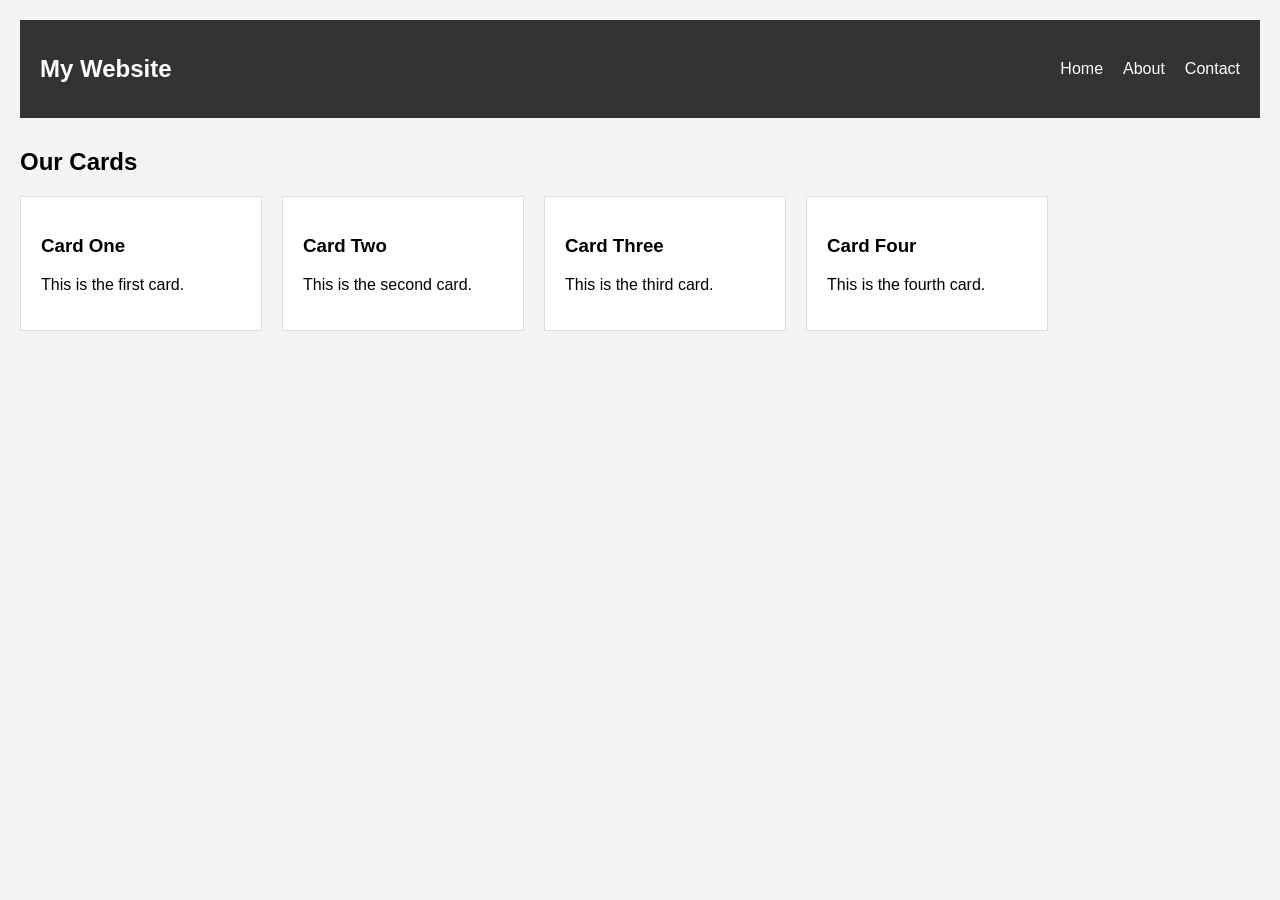
<file: ex00/index.html>
<!DOCTYPE html>
<html lang="en">
<head>
    <meta charset="UTF-8">
    <meta name="viewport" content="width=device-width, initial-scale=1.0">
    <title>Flexbox Layout</title>
    <link rel="stylesheet" href="style.css">
</head>
<body>

    <nav class="nav-container">
        <h1>My Website</h1>
        <div class="nav-links">
            <a href="#">Home</a>
            <a href="#">About</a>
            <a href="#">Contact</a>
        </div>
    </nav>

    <main>
        <h2>Our Cards</h2>

        <div class="card-container">
            <div class="card">
                <h3>Card One</h3>
                <p>This is the first card.</p>
            </div>

            <div class="card">
                <h3>Card Two</h3>
                <p>This is the second card.</p>
            </div>

            <div class="card">
                <h3>Card Three</h3>
                <p>This is the third card.</p>
            </div>

            <div class="card">
                <h3>Card Four</h3>
                <p>This is the fourth card.</p>
            </div>
        </div>
    </main>

</body>
</html>
</file>
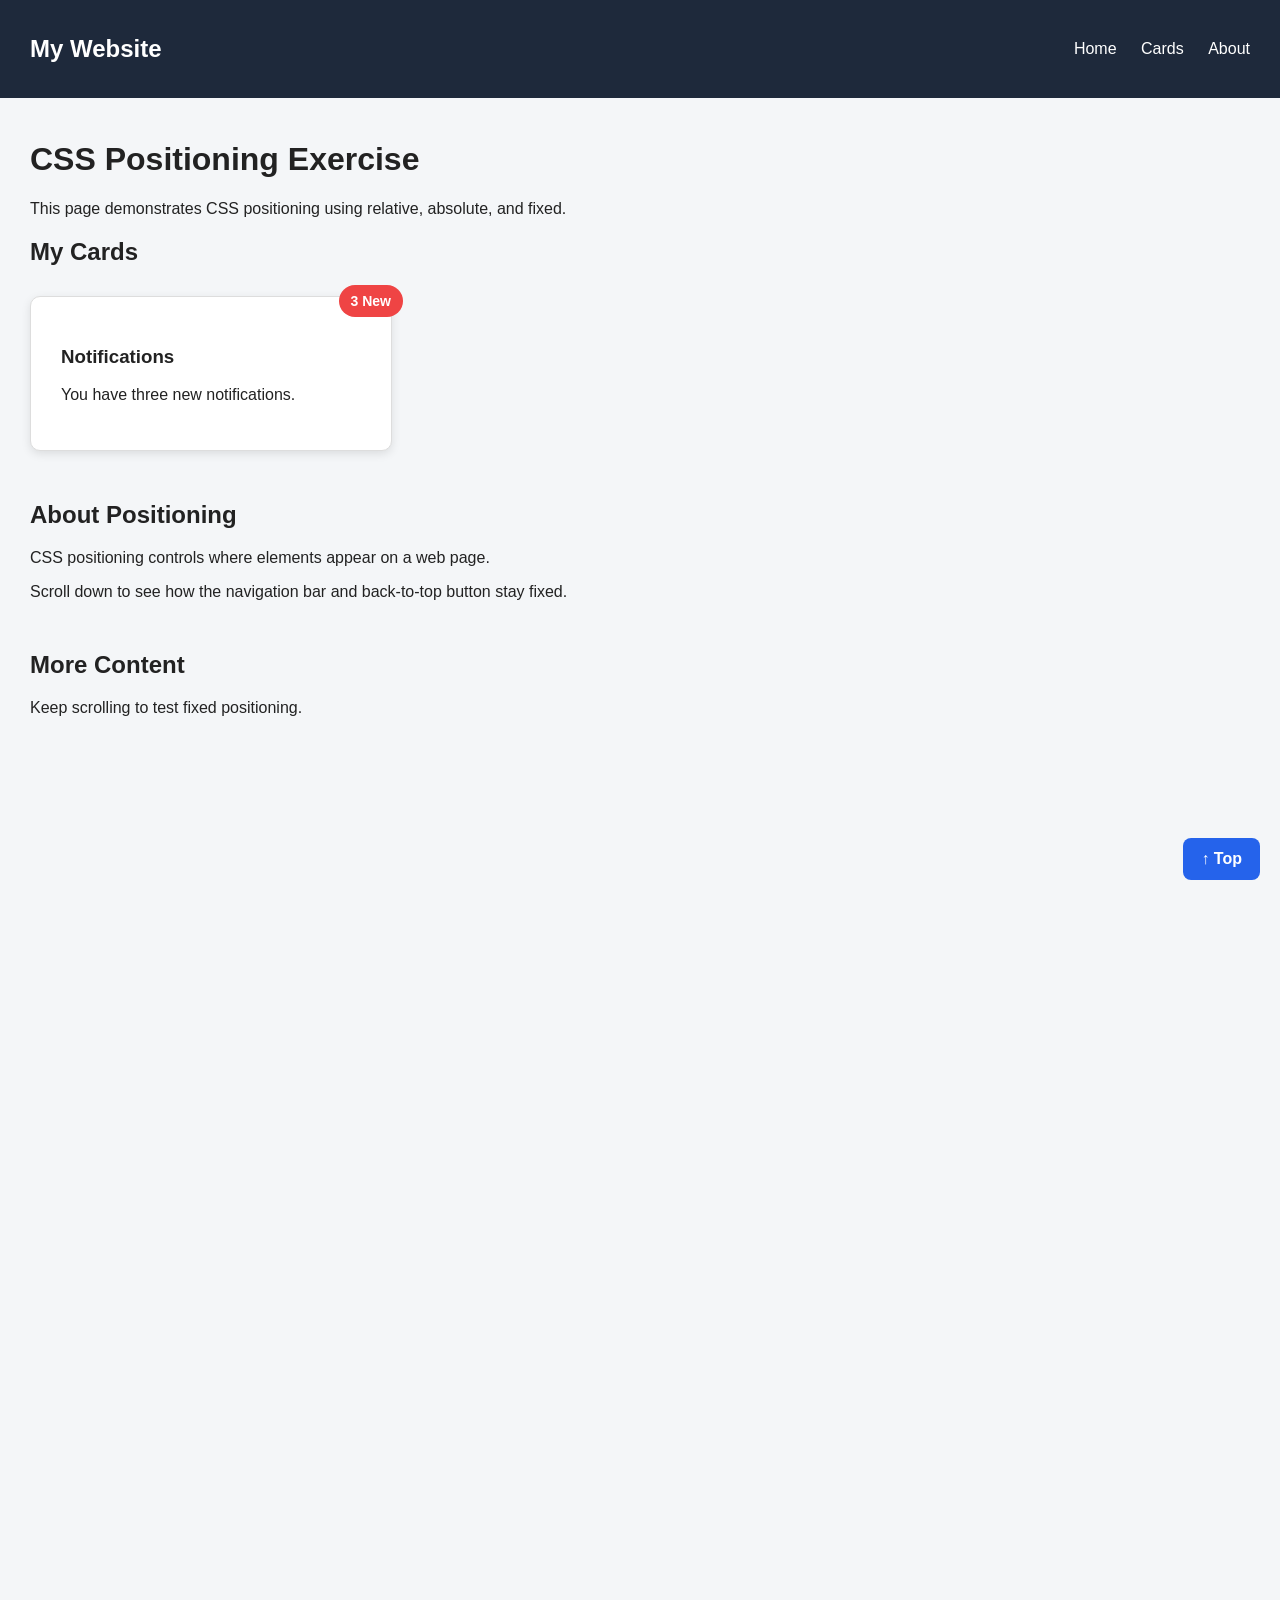
<file: ex01/index.html>
<!DOCTYPE html>
<html lang="en">

<head>
    <meta charset="UTF-8">
    <meta name="viewport" content="width=device-width, initial-scale=1.0">
    <title>CSS Positioning</title>
    <link rel="stylesheet" href="style.css">
</head>

<body id="top">

    <nav class="navbar">
        <h2>My Website</h2>

        <div>
            <a href="#home">Home</a>
            <a href="#cards">Cards</a>
            <a href="#about">About</a>
        </div>
    </nav>

    <main id="home">

        <h1>CSS Positioning Exercise</h1>

        <p>
            This page demonstrates CSS positioning
            using relative, absolute, and fixed.
        </p>

        <section id="cards">
            <h2>My Cards</h2>

            <div class="card-container">

                <span class="badge">3 New</span>

                <h3>Notifications</h3>

                <p>
                    You have three new notifications.
                </p>

            </div>
        </section>

        <section id="about">
            <h2>About Positioning</h2>

            <p>
                CSS positioning controls where elements
                appear on a web page.
            </p>

            <p>
                Scroll down to see how the navigation bar
                and back-to-top button stay fixed.
            </p>
        </section>

        <section class="extra-content">
            <h2>More Content</h2>

            <p>Keep scrolling to test fixed positioning.</p>
        </section>

    </main>

    <a href="#top" class="back-to-top">↑ Top</a>

</body>
</html>
</file>
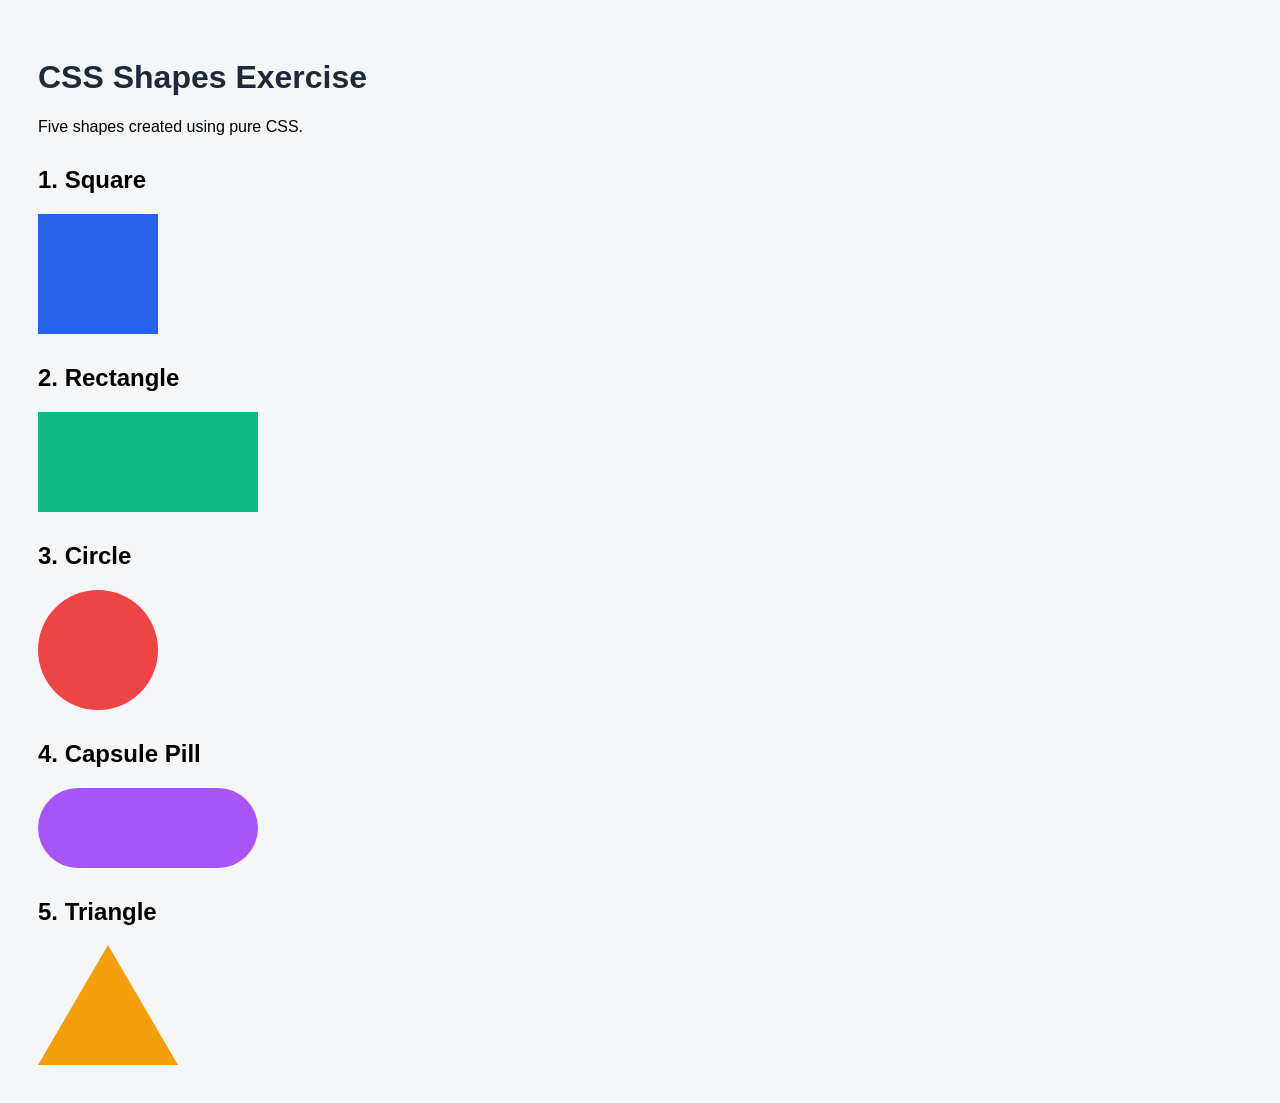
<file: ex02/index.html>
<!DOCTYPE html>
<html lang="en">
<head>
    <meta charset="UTF-8">
    <meta name="viewport" content="width=device-width, initial-scale=1.0">
    <title>CSS Shapes</title>
    <link rel="stylesheet" href="style.css">
</head>
<body>

    <h1>CSS Shapes Exercise</h1>
    <p>Five shapes created using pure CSS.</p>

    <h2>1. Square</h2>
    <div class="square"></div>

    <h2>2. Rectangle</h2>
    <div class="rectangle"></div>

    <h2>3. Circle</h2>
    <div class="circle"></div>

    <h2>4. Capsule Pill</h2>
    <div class="capsule"></div>

    <h2>5. Triangle</h2>
    <div class="triangle"></div>

</body>
</html>
</file>
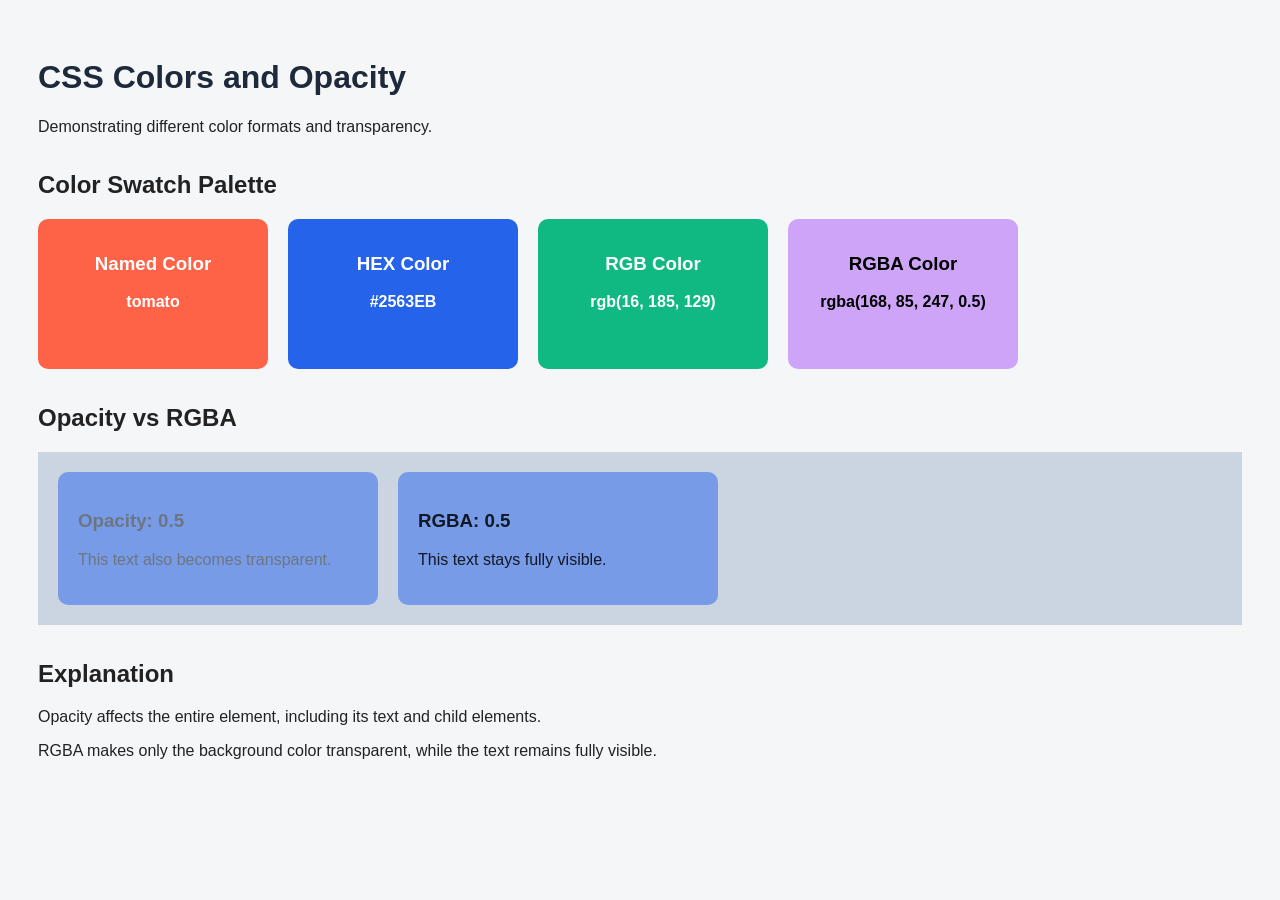
<file: ex03/index.html>
<!DOCTYPE html>
<html lang="en">
<head>
    <meta charset="UTF-8">
    <meta name="viewport" content="width=device-width, initial-scale=1.0">
    <title>Colors and Opacity</title>
    <link rel="stylesheet" href="style.css">
</head>
<body>

    <h1>CSS Colors and Opacity</h1>
    <p>Demonstrating different color formats and transparency.</p>

    <h2>Color Swatch Palette</h2>

    <div class="palette">
        <div class="swatch named">
            <h3>Named Color</h3>
            <p>tomato</p>
        </div>

        <div class="swatch hex">
            <h3>HEX Color</h3>
            <p>#2563EB</p>
        </div>

        <div class="swatch rgb">
            <h3>RGB Color</h3>
            <p>rgb(16, 185, 129)</p>
        </div>

        <div class="swatch rgba">
            <h3>RGBA Color</h3>
            <p>rgba(168, 85, 247, 0.5)</p>
        </div>
    </div>

    <h2>Opacity vs RGBA</h2>

    <div class="comparison">
        <div class="example opacity-box">
            <h3>Opacity: 0.5</h3>
            <p>This text also becomes transparent.</p>
        </div>

        <div class="example rgba-box">
            <h3>RGBA: 0.5</h3>
            <p>This text stays fully visible.</p>
        </div>
    </div>

    <h2>Explanation</h2>

    <p>
        Opacity affects the entire element, including
        its text and child elements.
    </p>

    <p>
        RGBA makes only the background color transparent,
        while the text remains fully visible.
    </p>

</body>
</html>
</file>
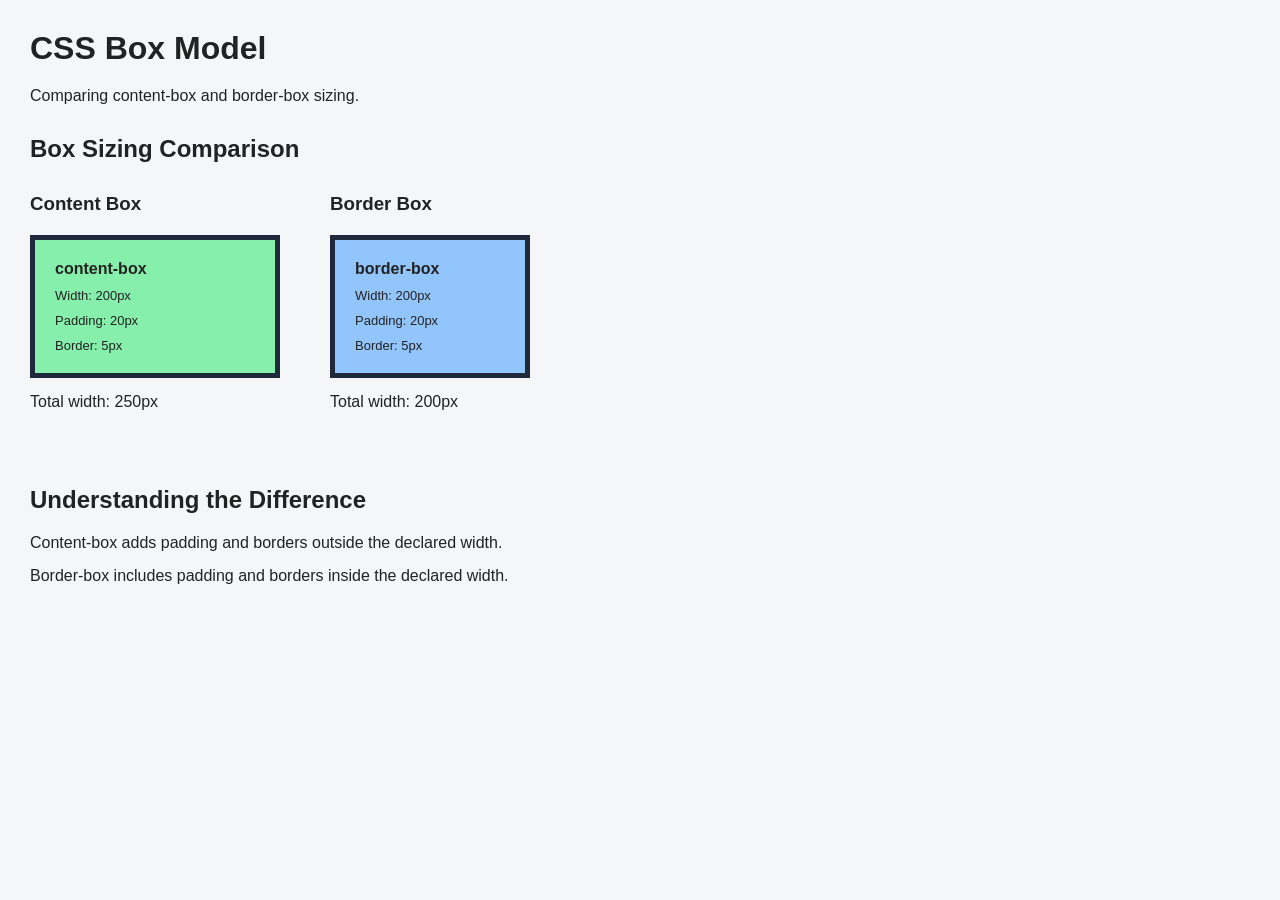
<file: ex04/index.html>
<!DOCTYPE html>
<html lang="en">
<head>
    <meta charset="UTF-8">
    <meta name="viewport" content="width=device-width, initial-scale=1.0">
    <title>CSS Box Model</title>
    <link rel="stylesheet" href="style.css">
</head>
<body>

    <h1>CSS Box Model</h1>

    <p>
        Comparing content-box and border-box sizing.
    </p>

    <h2>Box Sizing Comparison</h2>

    <div class="comparison">

        <div class="box-wrapper">
            <h3>Content Box</h3>

            <div class="box content-box">
                <strong>content-box</strong>
                <p>Width: 200px</p>
                <p>Padding: 20px</p>
                <p>Border: 5px</p>
            </div>

            <p>Total width: 250px</p>
        </div>

        <div class="box-wrapper">
            <h3>Border Box</h3>

            <div class="box border-box">
                <strong>border-box</strong>
                <p>Width: 200px</p>
                <p>Padding: 20px</p>
                <p>Border: 5px</p>
            </div>

            <p>Total width: 200px</p>
        </div>

    </div>

    <h2>Understanding the Difference</h2>

    <p>
        Content-box adds padding and borders outside
        the declared width.
    </p>

    <p>
        Border-box includes padding and borders
        inside the declared width.
    </p>

</body>
</html>
</file>
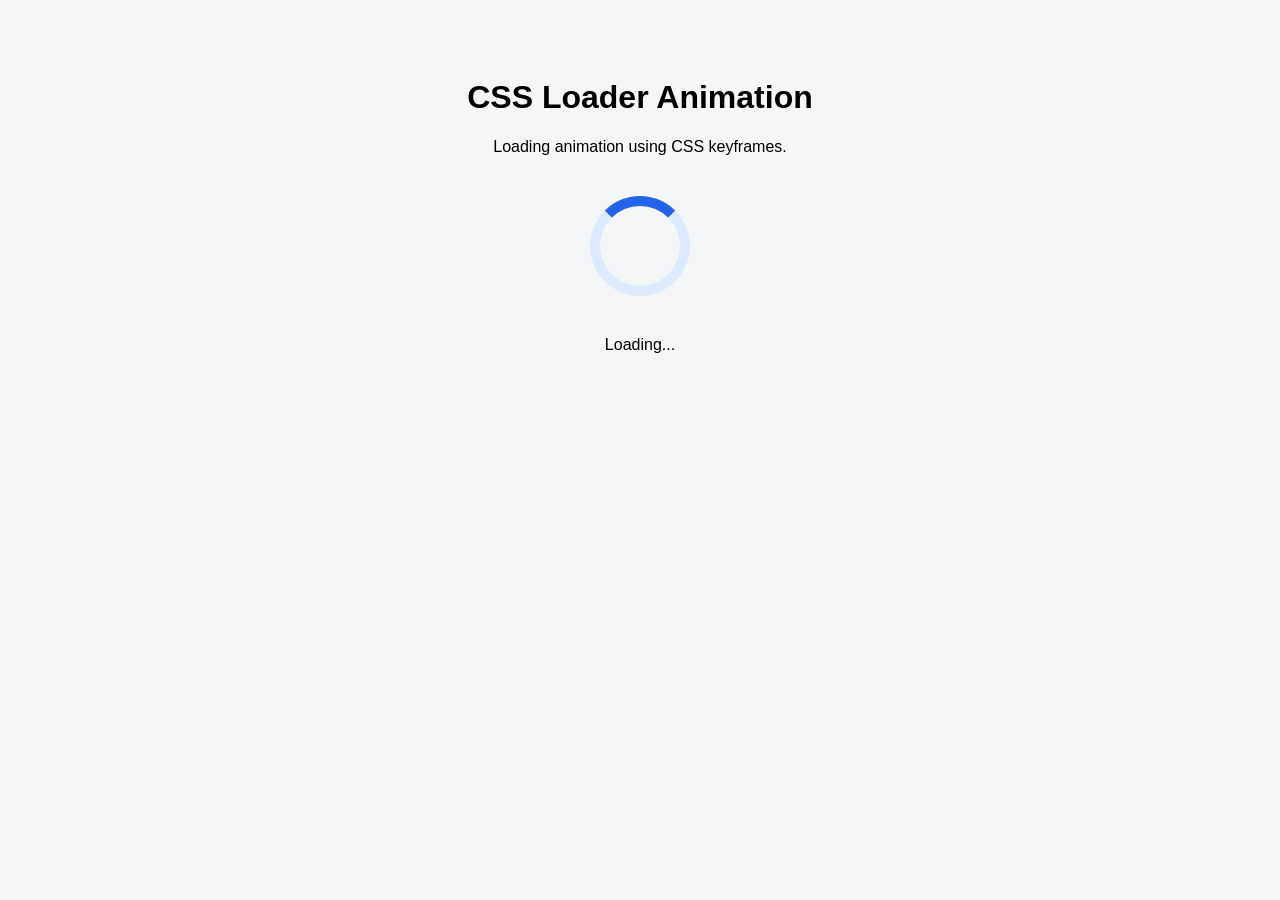
<file: ex05-bonus/index.html>
<!DOCTYPE html>
<html lang="en">
<head>
    <meta charset="UTF-8">
    <meta name="viewport" content="width=device-width, initial-scale=1.0">
    <title>CSS Loader Animation</title>
    <link rel="stylesheet" href="style.css">
</head>
<body>

    <h1>CSS Loader Animation</h1>
    <p>Loading animation using CSS keyframes.</p>

    <div class="loader"></div>

    <p>Loading...</p>

</body>
</html>
</file>
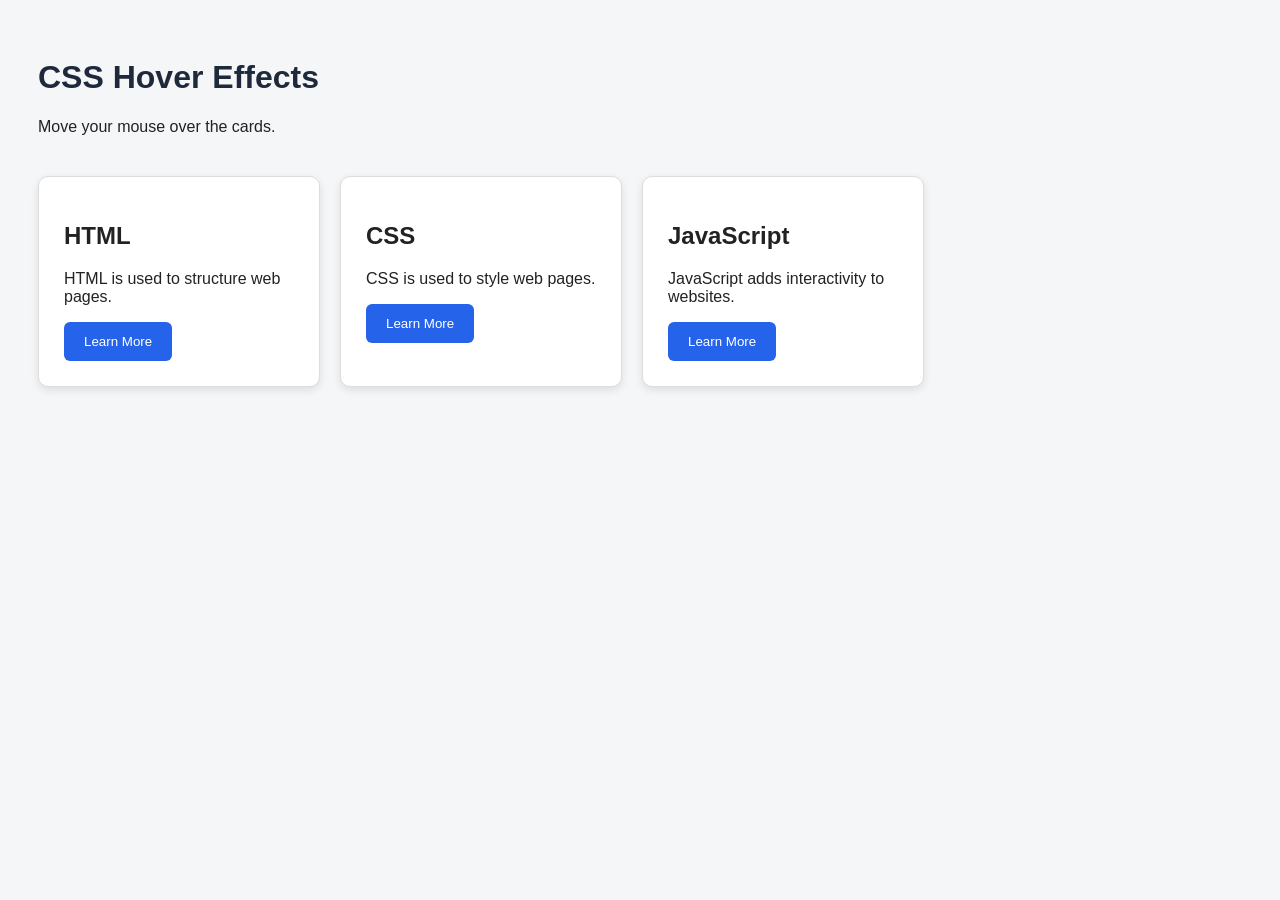
<file: ex06-bonus/index.html>
<!DOCTYPE html>
<html lang="en">
<head>
    <meta charset="UTF-8">
    <meta name="viewport" content="width=device-width, initial-scale=1.0">
    <title>CSS Hover Transitions</title>
    <link rel="stylesheet" href="style.css">
</head>
<body>

    <h1>CSS Hover Effects</h1>

    <p>Move your mouse over the cards.</p>

    <div class="card-container">

        <div class="card">
            <h2>HTML</h2>
            <p>HTML is used to structure web pages.</p>
            <button type="button">Learn More</button>
        </div>

        <div class="card">
            <h2>CSS</h2>
            <p>CSS is used to style web pages.</p>
            <button type="button">Learn More</button>
        </div>

        <div class="card">
            <h2>JavaScript</h2>
            <p>JavaScript adds interactivity to websites.</p>
            <button type="button">Learn More</button>
        </div>

    </div>

</body>
</html>
</file>
<file: ex00/style.css>
/* General page styling */
body {
    font-family: Arial, sans-serif;
    margin: 0;
    padding: 20px;
    background-color: #f4f4f4;
}

/* Navigation bar */
.nav-container {
    display: flex;
    justify-content: space-between;
    align-items: center;
    background-color: #333;
    color: white;
    padding: 15px 20px;
}

.nav-links {
    display: flex;
    gap: 20px;
}

.nav-links a {
    color: white;
    text-decoration: none;
}

/* Main content */
main {
    margin-top: 30px;
}

/* Cards layout */
.card-container {
    display: flex;
    flex-direction: row;
    flex-wrap: wrap;
    gap: 20px;
}

/* Individual cards */
.card {
    background-color: white;
    border: 1px solid #ddd;
    padding: 20px;
    width: 200px;
}
</file>
<file: ex01/style.css>
/* General Style */

html {
    scroll-behavior: smooth;
}

body {
    margin: 0;
    font-family: Arial, sans-serif;
    background-color: #f4f6f8;
    color: #222;
}

/* Fixed Navigation Bar */

.navbar {
    position: fixed;
    top: 0;
    left: 0;
    right: 0;
    z-index: 1000;

    background-color: #1e293b;
    color: white;
    padding: 15px 30px;

    display: flex;
    justify-content: space-between;
    align-items: center;
}

.navbar a {
    color: white;
    text-decoration: none;
    margin-left: 20px;
}

/* Main Content */

main {
    padding: 120px 30px 30px;
}

/* Relative Card */

.card-container {
    position: relative;

    width: 300px;
    max-width: 100%;
    padding: 30px;
    margin-top: 30px;

    background-color: white;
    border: 1px solid #ddd;
    border-radius: 10px;
    box-shadow: 0 3px 10px rgba(0, 0, 0, 0.1);
}

/* Absolute Badge */

.badge {
    position: absolute;
    top: -12px;
    right: -12px;
    z-index: 10;

    background-color: #ef4444;
    color: white;
    padding: 8px 12px;
    border-radius: 20px;
    font-size: 14px;
    font-weight: bold;
}

/* Additional Sections */

section {
    margin-bottom: 50px;
}

.extra-content {
    min-height: 900px;
}

/* Fixed Back-to-Top Button */

.back-to-top {
    position: fixed;
    bottom: 20px;
    right: 20px;
    z-index: 1001;

    background-color: #2563eb;
    color: white;
    padding: 12px 18px;
    border-radius: 8px;
    text-decoration: none;
    font-weight: bold;
}
</file>
<file: ex02/style.css>
/* Page Style */

body {
    font-family: Arial, sans-serif;
    background-color: #f4f6f8;
    padding: 30px;
}

h1 {
    color: #1e293b;
}

h2 {
    margin-top: 30px;
}

/* 1. Square */

.square {
    width: 120px;
    height: 120px;
    background-color: #2563eb;
}

/* 2. Rectangle */

.rectangle {
    width: 220px;
    height: 100px;
    background-color: #10b981;
}

/* 3. Perfect Circle */

.circle {
    width: 120px;
    height: 120px;
    background-color: #ef4444;
    border-radius: 50%;
}

/* 4. Capsule Pill */

.capsule {
    width: 220px;
    height: 80px;
    background-color: #a855f7;
    border-radius: 999px;
}

/* 5. CSS Triangle */

.triangle {
    width: 0;
    height: 0;
    border-left: 70px solid transparent;
    border-right: 70px solid transparent;
    border-bottom: 120px solid #f59e0b;
}
</file>
<file: ex03/style.css>
/* General Page Style */

body {
    font-family: Arial, sans-serif;
    background-color: #f4f6f8;
    color: #222222;
    padding: 30px;
}

h1 {
    color: #1e293b;
}

h2 {
    margin-top: 35px;
}

/* Color Swatch Palette */

.palette {
    display: flex;
    flex-wrap: wrap;
    gap: 20px;
}

.swatch {
    width: 200px;
    height: 120px;
    padding: 15px;
    border-radius: 10px;
    text-align: center;
    font-weight: bold;
    color: white;
}

/* Named Color */

.named {
    background-color: tomato;
}

/* HEX Color */

.hex {
    background-color: #2563EB;
}

/* RGB Color */

.rgb {
    background-color: rgb(16, 185, 129);
}

/* RGBA Color */

.rgba {
    background-color: rgba(168, 85, 247, 0.5);
    color: black;
}

/* Opacity Comparison */

.comparison {
    display: flex;
    flex-wrap: wrap;
    gap: 20px;
    padding: 20px;
    background-color: #cbd5e1;
}

.example {
    width: 280px;
    padding: 20px;
    border-radius: 10px;
    color: #111827;
}

/* Opacity affects the whole element */

.opacity-box {
    background-color: rgb(37, 99, 235);
    opacity: 0.5;
}

/* RGBA affects only the background */

.rgba-box {
    background-color: rgba(37, 99, 235, 0.5);
}
</file>
<file: ex04/style.css>
/* Universal Reset */

*, *::before, *::after {
    margin: 0;
    padding: 0;
    box-sizing: border-box;
}

/* Page Style */

body {
    font-family: Arial, sans-serif;
    background-color: #f4f6f8;
    color: #222;
    padding: 30px;
}

h1, h2, h3 {
    margin-bottom: 20px;
}

h2 {
    margin-top: 30px;
}

p {
    margin-bottom: 15px;
}

/* Comparison Layout */

.comparison {
    display: flex;
    flex-wrap: wrap;
    gap: 50px;
    margin-top: 30px;
}

.box-wrapper {
    margin-bottom: 30px;
}

/* Shared Box Properties */

.box {
    width: 200px;
    padding: 20px;
    border: 5px solid #1e293b;
    margin: 15px 0;
    background-color: #93c5fd;
    overflow-wrap: anywhere;
}

.box p {
    margin-top: 10px;
    margin-bottom: 0;
    font-size: 13px;
}

/* Content Box */

.content-box {
    box-sizing: content-box;
    background-color: #86efac;
}

/* Border Box */

.border-box {
    box-sizing: border-box;
    background-color: #93c5fd;
}
</file>
<file: ex05-bonus/style.css>
body {
    font-family: Arial, sans-serif;
    background-color: #f4f6f8;
    text-align: center;
    padding: 50px;
}

.loader {
    width: 80px;
    height: 80px;
    border: 10px solid #dbeafe;
    border-top: 10px solid #2563eb;
    border-radius: 50%;
    margin: 40px auto;

    animation-name: spin;
    animation-duration: 1s;
    animation-iteration-count: infinite;
    animation-timing-function: linear;
}

@keyframes spin {
    from {
        transform: rotate(0deg);
    }

    to {
        transform: rotate(360deg);
    }
}
</file>
<file: ex06-bonus/style.css>
body {
    font-family: Arial, sans-serif;
    background-color: #f4f6f8;
    color: #222;
    padding: 30px;
}

h1 {
    color: #1e293b;
}

.card-container {
    display: flex;
    flex-wrap: wrap;
    gap: 20px;
    margin-top: 40px;
}

.card {
    width: 230px;
    padding: 25px;
    background-color: white;
    border: 1px solid #ddd;
    border-radius: 10px;
    box-shadow: 0 3px 8px rgba(0, 0, 0, 0.1);

    transition: transform 0.3s ease,
                box-shadow 0.3s ease;
}

.card:hover {
    transform: translateY(-8px) scale(1.05);
    box-shadow: 0 10px 20px rgba(0, 0, 0, 0.2);
}

button {
    background-color: #2563eb;
    color: white;
    border: none;
    border-radius: 6px;
    padding: 12px 20px;
    cursor: pointer;

    transition: transform 0.3s ease,
                background-color 0.3s ease;
}

button:hover {
    transform: translateY(-8px) scale(1.05);
    background-color: #1d4ed8;
}
</file>
